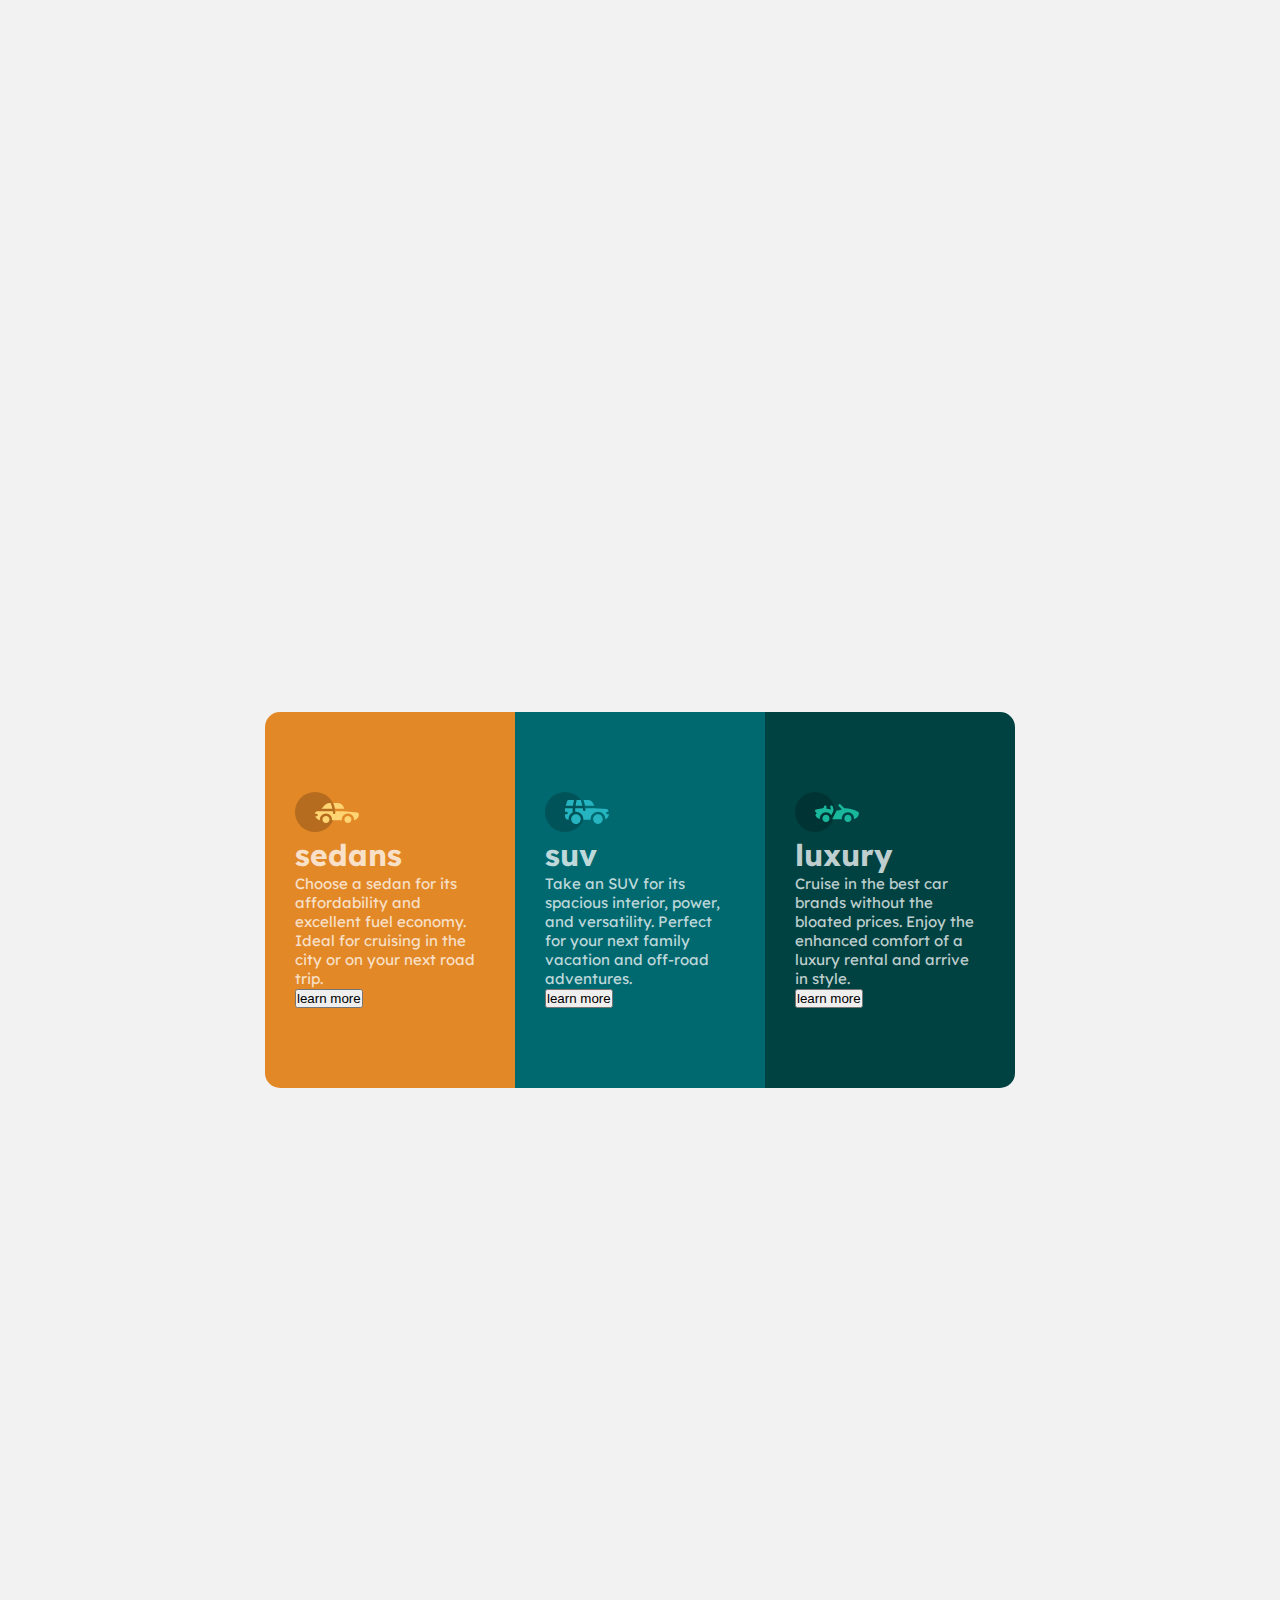
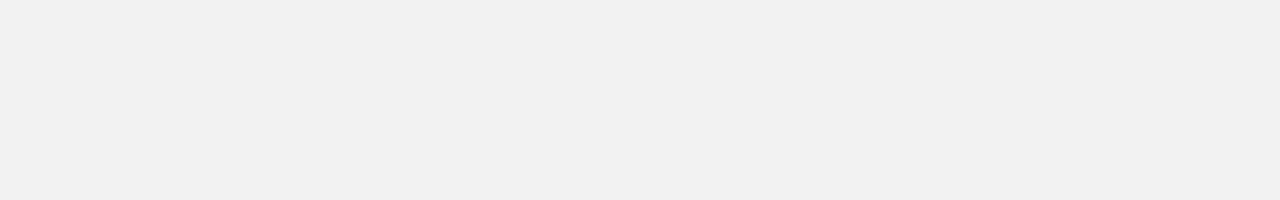
<file: index.html>
<!DOCTYPE html>
<html lang="en">
  <head>
    <meta charset="UTF-8" />
    <meta name="viewport" content="width=device-width, initial-scale=1.0" />
    <!-- displays site properly based on user's device -->

    <link
      rel="icon"
      type="image/png"
      sizes="32x32"
      href="./images/favicon-32x32.png"
    />
    <link rel="preconnect" href="https://fonts.googleapis.com">
<link rel="preconnect" href="https://fonts.gstatic.com" crossorigin>
<link href="https://fonts.googleapis.com/css2?family=Lexend+Deca:wght@600;700&display=swap" rel="stylesheet">

     <link rel="stylesheet" href="style.css">
    <title>Service Layout</title>
  </head>
  <body>

    <div class="service-container">
      <div class="service service-sedans">
        <img src="./images/icon-sedans.svg" alt="" />
        <h1 class="class">sedans</h1>
        <p class="srevice-container"> Choose a sedan for its affordability and excellent fuel economy.
          Ideal for cruising in the city or on your next road trip. </p>
        
        <button class="bottom-service">learn more</button>
      </div>

      <div class="service service-suv">
        <img src="./images/icon-suvs.svg" alt="" />
        <h1 class="class">suv</h1>
        <p class="srevice-container">Take an SUV
          for its spacious interior, power, and versatility. Perfect for your next
          family vacation and off-road adventures.</p>
        
        
        <button class="button-service">learn more</button>
      </div>

      <div class="service service-luxury">
        <img src="./images/icon-luxury.svg" alt="" />
        <h1 class="class">luxury</h1>
        <p class="srevice-container">Cruise in the best car
          brands without the bloated prices. Enjoy the enhanced comfort of a luxury
          rental and arrive in style.</p>
      <button class="button-service">learn more</button>
      </div>
    </div>

    
  </body>
</html>
</file>
<file: style.css>
*{
    padding:0;
    margin:0;
    box-sizing:border-box;
}
body{
    background-color:hsl(0, 0%, 95%);
    min-height: 200vh;
    font-size: 15px;
    display: flex;
    justify-content: center;
    align-items: center;
font-family: 'Lexend Deca', sans-serif;
}
.service-container{
    display: flex;
    justify-content: center;
    border-radius: 15px;
    overflow: hidden;
}
.service{
    width: 250px;
    color: hsla(0, 0%, 100%, 0.75);
    padding: 80px 30px;

}
.service-sedans{
background-color:hsl(31, 77%, 52%);
}
.service-suv{
    background-color:  hsl(184, 100%, 22%);
}
.service-luxury{
    background-color:  hsl(179, 100%, 13%);
}
.service-title{
     text-transform: uppercase;
     margin-top: 30px;
     margin-bottom: 30px;
     font-family: 'Big Shoulders Display', cursive;
}
.service-bottom{
background-color: white;
padding: 15px 30px;
margin-top: 40px;
border: none;
border-radius:20px;
font-family: 'Lexend Deca', sans-serif;

}
.service-sedans .service-button{
    color: hsl(31, 77%, 52%);

}
.service-suv .service-button{
    color: hsl(184, 100%, 22%);
}
.service-luxury .service-button{
    color: hsl(179, 100%, 13%);
}
</file>
